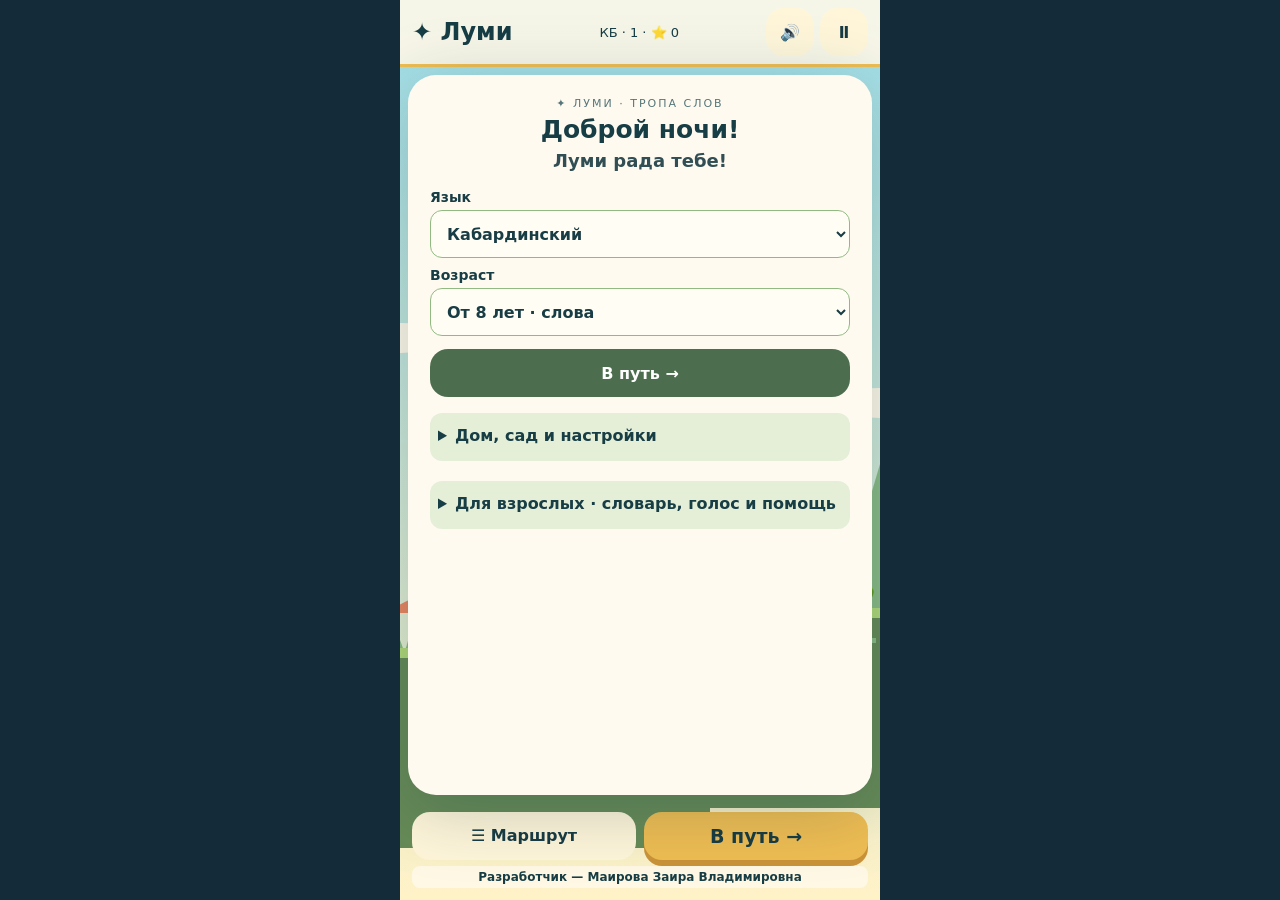
<file: index.html>
<!doctype html><html lang="ru"><meta charset="utf-8"><meta name="viewport" content="width=device-width,initial-scale=1,viewport-fit=cover"><link rel="manifest" href="manifest.webmanifest"><meta name="theme-color" content="#286c65"><meta name="apple-mobile-web-app-capable" content="yes"><meta name="apple-mobile-web-app-title" content="Луми"><link rel="apple-touch-icon" href="icon-180.png"><title>Луми · Тропа слов · тестовая версия</title><link rel="stylesheet" href="style.css"><main><header><b>✦ Луми</b><span id="progress"></span><button id="audio-toggle" aria-label="Повторить звук">🔊</button><button id="pause" aria-label="Пауза">Ⅱ</button></header><canvas id="world" aria-label="Мир Луми: герой идёт вправо по платформам"></canvas><button id="callout" hidden onclick="this.hidden=true" aria-label="Реплика Луми"></button><div id="word-preview" hidden></div><div id="tip">Луми идёт сам. Нажми ↟, чтобы прыгнуть!</div><footer><button id="menu">☰ Маршрут</button><button id="jump">↟ Прыжок</button><p id="developer-credit">Разработчик — Маирова Заира Владимировна</p></footer><section id="panel" aria-live="polite"></section></main><script src="content.js"></script><script src="world.js"></script><script src="voice.js"></script><script src="events.js"></script><script src="estate-extras.js"></script><script src="game.js"></script><script src="pwa-client.js"></script><script src="install-client.js"></script><script src="help-client.js"></script></html>
</file>
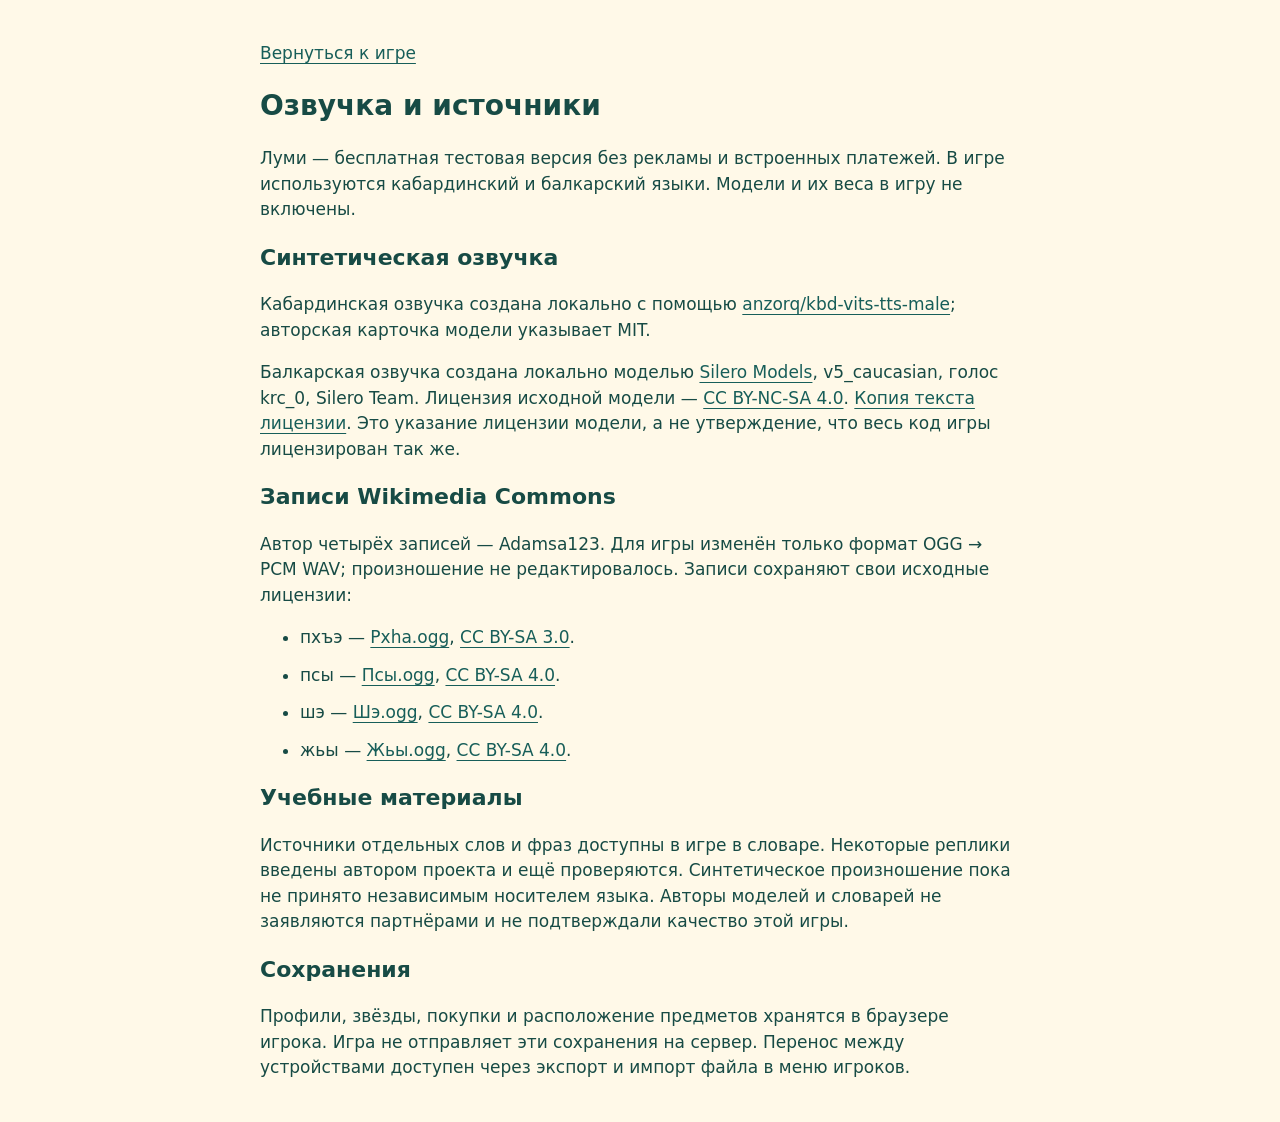
<file: credits.html>
<!doctype html><html lang="ru"><meta charset="utf-8"><meta name="viewport" content="width=device-width,initial-scale=1"><title>Луми · Озвучка и источники</title><style>body{margin:0;padding:24px;background:#fff9e8;color:#174b45;font:17px/1.5 system-ui}main{max-width:760px;margin:auto}a{color:#175e59;text-underline-offset:4px;overflow-wrap:anywhere}h1{font-size:28px}h2{font-size:22px}li{margin:12px 0}</style><main><p><a href="./">Вернуться к игре</a></p><h1>Озвучка и источники</h1><p>Луми — бесплатная тестовая версия без рекламы и встроенных платежей. В игре используются кабардинский и балкарский языки. Модели и их веса в игру не включены.</p><h2>Синтетическая озвучка</h2><p>Кабардинская озвучка создана локально с помощью <a href="https://huggingface.co/anzorq/kbd-vits-tts-male">anzorq/kbd-vits-tts-male</a>; авторская карточка модели указывает MIT.</p><p>Балкарская озвучка создана локально моделью <a href="https://github.com/snakers4/silero-models">Silero Models</a>, v5_caucasian, голос krc_0, Silero Team. Лицензия исходной модели — <a href="https://github.com/snakers4/silero-models/blob/master/LICENSE">CC BY-NC-SA 4.0</a>. <a href="licenses/silero-model.txt">Копия текста лицензии</a>. Это указание лицензии модели, а не утверждение, что весь код игры лицензирован так же.</p><h2>Записи Wikimedia Commons</h2><p>Автор четырёх записей — Adamsa123. Для игры изменён только формат OGG → PCM WAV; произношение не редактировалось. Записи сохраняют свои исходные лицензии:</p><ul><li>пхъэ — <a href="https://commons.wikimedia.org/wiki/File:Pxha.ogg">Pxha.ogg</a>, <a href="https://creativecommons.org/licenses/by-sa/3.0/">CC BY-SA 3.0</a>.</li><li>псы — <a href="https://commons.wikimedia.org/wiki/File:Псы.ogg">Псы.ogg</a>, <a href="https://creativecommons.org/licenses/by-sa/4.0/">CC BY-SA 4.0</a>.</li><li>шэ — <a href="https://commons.wikimedia.org/wiki/File:Шэ.ogg">Шэ.ogg</a>, <a href="https://creativecommons.org/licenses/by-sa/4.0/">CC BY-SA 4.0</a>.</li><li>жьы — <a href="https://commons.wikimedia.org/wiki/File:Жьы.ogg">Жьы.ogg</a>, <a href="https://creativecommons.org/licenses/by-sa/4.0/">CC BY-SA 4.0</a>.</li></ul><h2>Учебные материалы</h2><p>Источники отдельных слов и фраз доступны в игре в словаре. Некоторые реплики введены автором проекта и ещё проверяются. Синтетическое произношение пока не принято независимым носителем языка. Авторы моделей и словарей не заявляются партнёрами и не подтверждали качество этой игры.</p><h2>Сохранения</h2><p>Профили, звёзды, покупки и расположение предметов хранятся в браузере игрока. Игра не отправляет эти сохранения на сервер. Перенос между устройствами доступен через экспорт и импорт файла в меню игроков.</p></main></html>
</file>
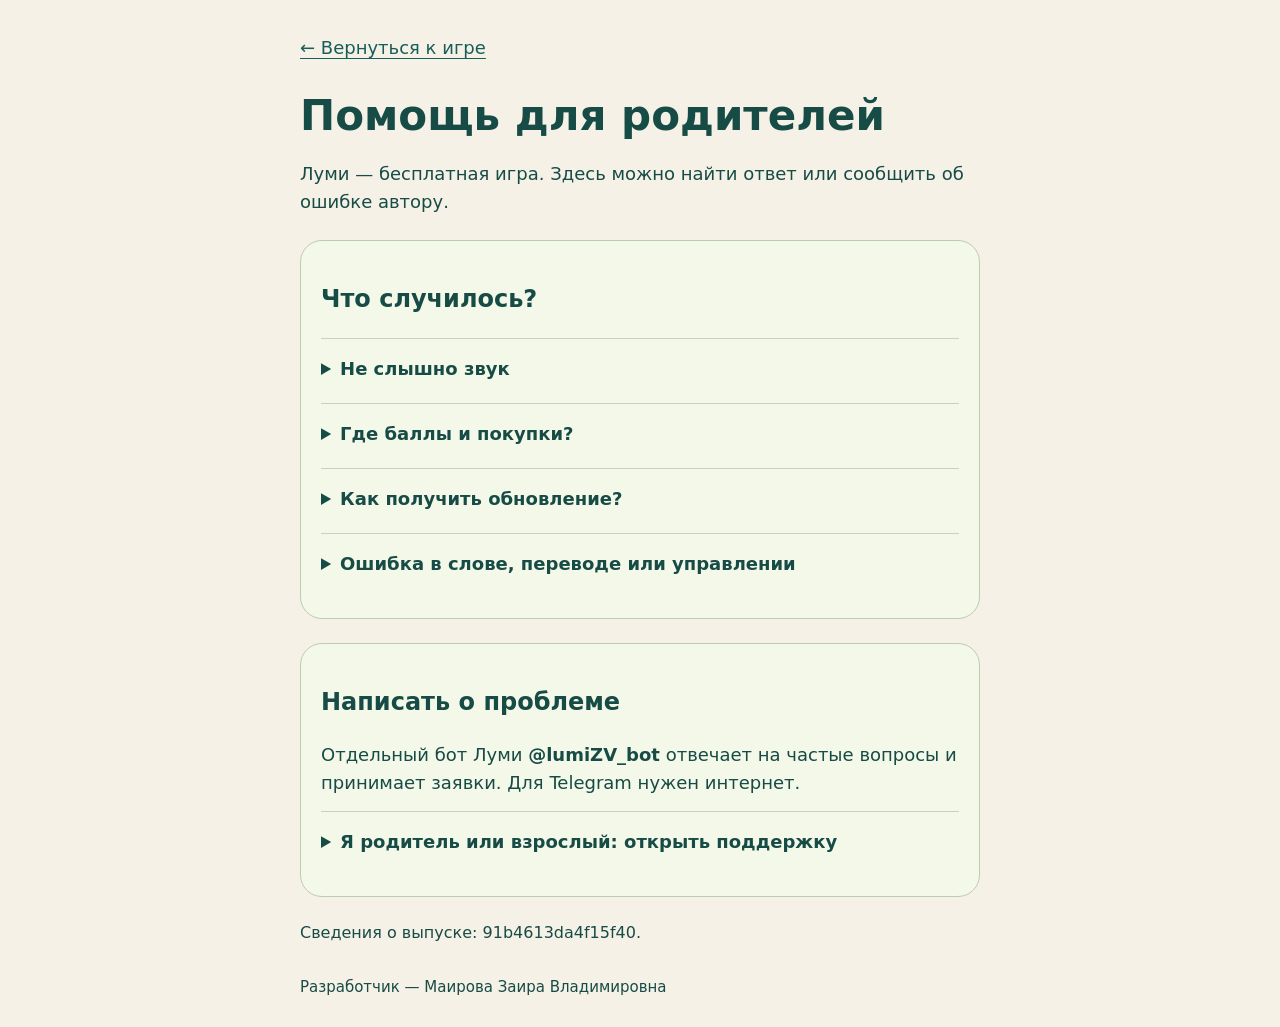
<file: help.html>
<!doctype html>
<html lang="ru">
<head>
  <meta charset="utf-8">
  <meta name="viewport" content="width=device-width,initial-scale=1,viewport-fit=cover">
  <meta name="theme-color" content="#286c65">
  <title>Луми · Помощь для родителей</title>
  <style>
    *{box-sizing:border-box}body{margin:0;background:#f5f1e7;color:#174b45;font:18px/1.55 system-ui,sans-serif}main{max-width:720px;margin:auto;padding:24px 20px calc(28px + env(safe-area-inset-bottom))}h1{font-size:clamp(30px,7vw,42px);line-height:1.15;margin:20px 0}h2{font-size:24px}p{margin:14px 0}a{color:#175e59;text-underline-offset:4px}.back{display:inline-flex;align-items:center;min-height:48px}.card{margin:24px 0;padding:20px;background:#f4f8e9;border:1px solid #bccdae;border-radius:22px}details{border-top:1px solid #c6d2bd;padding:8px 0}summary{min-height:48px;cursor:pointer;font-weight:700;padding:8px 0}details p{margin:8px 0 18px}.action{display:flex;justify-content:center;align-items:center;min-height:52px;padding:13px 16px;margin:14px 0;border-radius:15px;background:#286c65;color:white;text-decoration:none;font-weight:700;text-align:center}.secondary{background:#dfe8d4;color:#174b45}.note{font-size:16px}a:focus-visible,summary:focus-visible{outline:3px solid #b35922;outline-offset:4px}footer{font-size:15px;margin-top:30px}#support-version{overflow-wrap:anywhere}
  </style>
</head>
<body>
  <main>
    <a class="back" href="./">← Вернуться к игре</a>
    <h1>Помощь для родителей</h1>
    <p>Луми — бесплатная игра. Здесь можно найти ответ или сообщить об ошибке автору.</p>
    <section class="card" aria-labelledby="quick-help-title">
      <h2 id="quick-help-title">Что случилось?</h2>
      <details><summary>Не слышно звук</summary><p>Коснитесь экрана, начните игру и нажмите 🔊. Проверьте громкость и Bluetooth-наушники. На iPhone проверьте беззвучный режим. Если игра открыта в мессенджере, откройте тот же адрес в Safari или Chrome.</p></details>
      <details><summary>Где баллы и покупки?</summary><p>Откройте тот же адрес в том же браузере или приложении, где играли. Не очищайте данные сайта и не удаляйте приложение ради проверки. Перед переносом используйте резервную копию в настройках. <a href="progress.html">Подготовить копию прогресса</a>. Файл сохранения боту не присылайте.</p></details>
      <details><summary>Как получить обновление?</summary><p>Закончите маршрут и откройте меню. При появлении кнопки обновления нажмите её между уровнями. Обычное обновление по тому же адресу сохраняет совместимый прогресс. Для обновления не нужно очищать данные браузера. Автономный APK и ZIP обновляются отдельно.</p></details>
      <details><summary>Ошибка в слове, переводе или управлении</summary><p>Укажите кабардинский или балкарский язык, слово либо место в игре, что вы сделали и что ожидали увидеть. Если удобно, добавьте только тип устройства: iPhone, Android, Windows или Mac.</p></details>
    </section>
    <section class="card" aria-labelledby="telegram-help-title">
      <h2 id="telegram-help-title">Написать о проблеме</h2>
      <p>Отдельный бот Луми <strong>@lumiZV_bot</strong> отвечает на частые вопросы и принимает заявки. Для Telegram нужен интернет.</p>
      <details id="parent-confirmation">
        <summary>Я родитель или взрослый: открыть поддержку</summary>
        <p>Не отправляйте имя ребёнка, контакты, фото, голос, пароли или полное сохранение. Опишите только проблему.</p>
        <a id="help-bot-link" class="action" href="https://t.me/lumiZV_bot?start=lumi_help" rel="noreferrer">Задать вопрос боту</a>
        <a id="feedback-bot-link" class="action secondary" href="https://t.me/lumiZV_bot?start=lumi_feedback" rel="noreferrer">Сообщить об ошибке</a>
        <p class="note">Бот покажет черновик. Только после вашего подтверждения появится номер заявки и уведомление автору. Текст хранится до 30 дней, черновик — до 24 часов при работающей очистке. Имя и профиль Telegram автору не пересылаются.</p>
        <p class="note">Регистрация заявки ещё не означает исправления. В боте можно отдельно проверить статус. Сообщения и резервные копии Telegram не удаляются очисткой очереди Луми.</p>
      </details>
    </section>
    <p class="note">Сведения о выпуске: <span id="support-version">смотрите в меню игры</span>.</p>
    <footer>Разработчик — Маирова Заира Владимировна</footer>
  </main>
  <script>
    fetch('release.json', {cache:'no-store',credentials:'omit',referrerPolicy:'no-referrer'})
      .then(r => r.ok ? r.json() : null)
      .then(r => { if (typeof r?.version === 'string' && /^[a-f0-9]{16}$/.test(r.version)) document.getElementById('support-version').textContent = r.version; })
      .catch(() => {});
  </script>
</body>
</html>
</file>
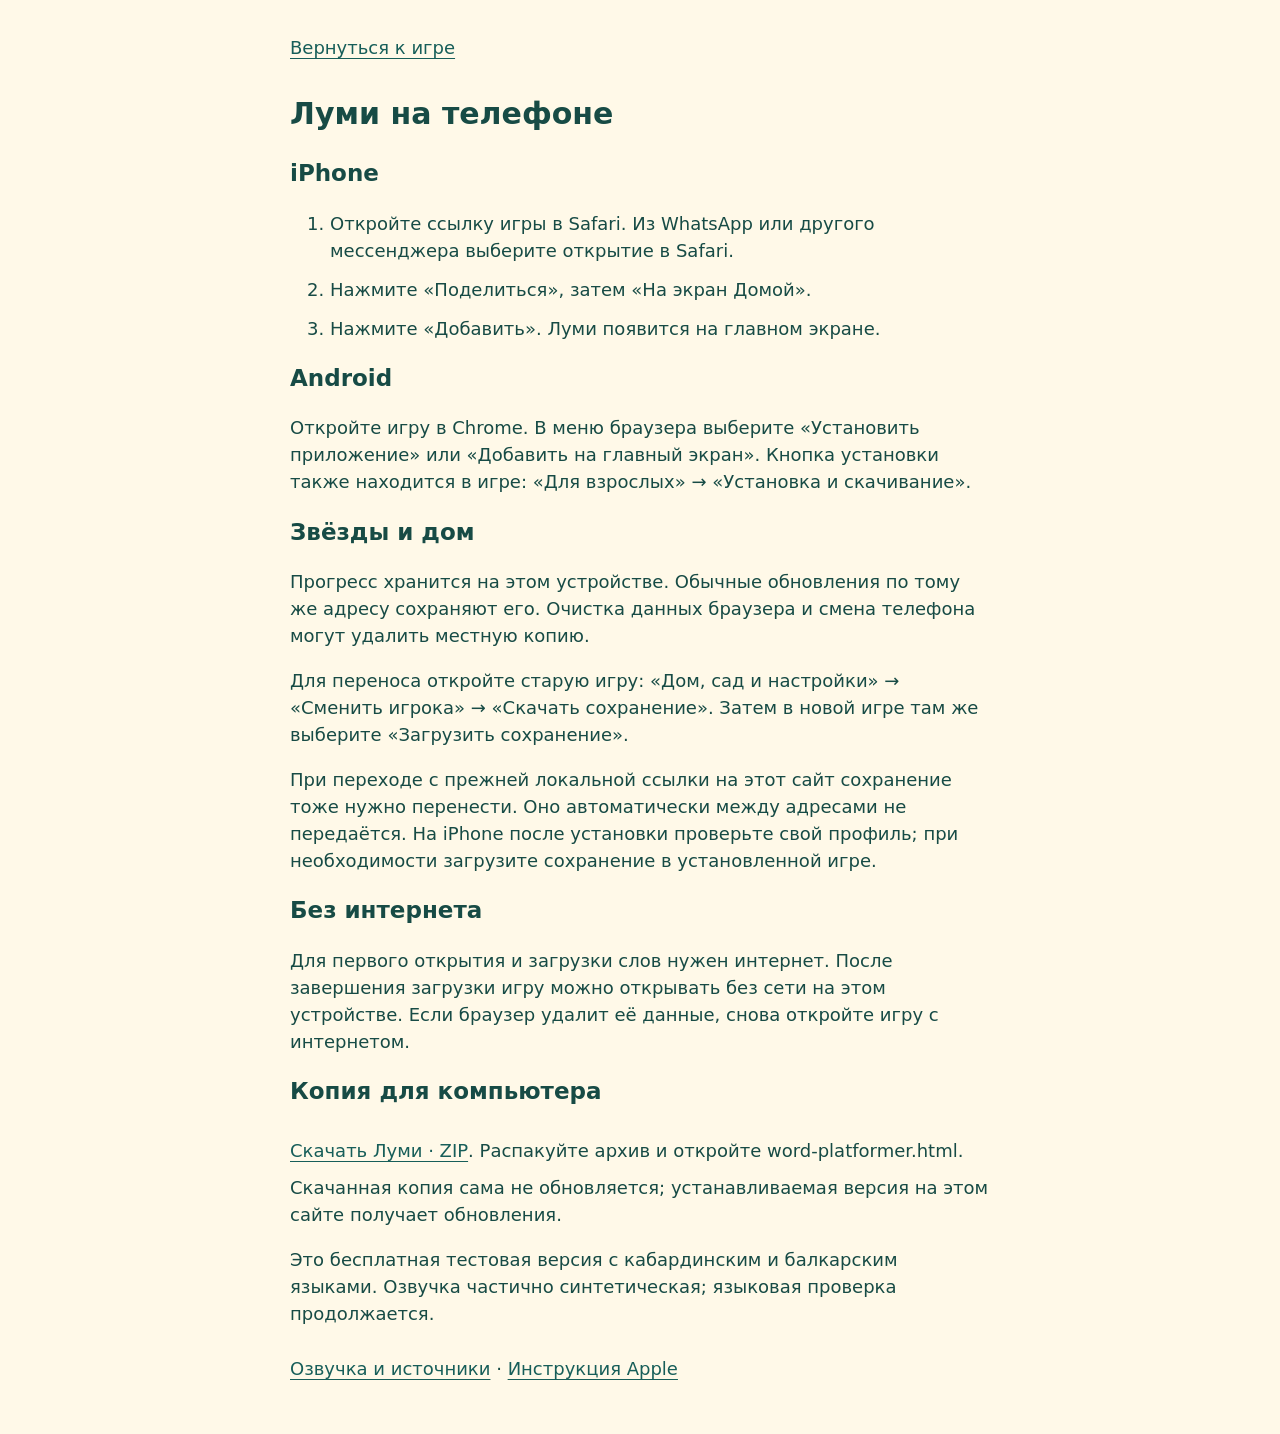
<file: install.html>
<!doctype html><html lang="ru"><meta charset="utf-8"><meta name="viewport" content="width=device-width,initial-scale=1,viewport-fit=cover"><title>Установка Луми</title><style>body{margin:0;padding:24px;background:#fff9e8;color:#174b45;font:18px/1.5 system-ui}main{max-width:700px;margin:auto}h1{font-size:30px}h2{font-size:23px}a{color:#175e59;text-underline-offset:4px;display:inline-block;padding:10px 0}li{margin-bottom:12px}</style><main><a href="./">Вернуться к игре</a><h1>Луми на телефоне</h1><h2>iPhone</h2><ol><li>Откройте ссылку игры в Safari. Из WhatsApp или другого мессенджера выберите открытие в Safari.</li><li>Нажмите «Поделиться», затем «На экран Домой».</li><li>Нажмите «Добавить». Луми появится на главном экране.</li></ol><h2>Android</h2><p>Откройте игру в Chrome. В меню браузера выберите «Установить приложение» или «Добавить на главный экран». Кнопка установки также находится в игре: «Для взрослых» → «Установка и скачивание».</p><h2>Звёзды и дом</h2><p>Прогресс хранится на этом устройстве. Обычные обновления по тому же адресу сохраняют его. Очистка данных браузера и смена телефона могут удалить местную копию.</p><p>Для переноса откройте старую игру: «Дом, сад и настройки» → «Сменить игрока» → «Скачать сохранение». Затем в новой игре там же выберите «Загрузить сохранение».</p><p>При переходе с прежней локальной ссылки на этот сайт сохранение тоже нужно перенести. Оно автоматически между адресами не передаётся. На iPhone после установки проверьте свой профиль; при необходимости загрузите сохранение в установленной игре.</p><h2>Без интернета</h2><p>Для первого открытия и загрузки слов нужен интернет. После завершения загрузки игру можно открывать без сети на этом устройстве. Если браузер удалит её данные, снова откройте игру с интернетом.</p><h2>Копия для компьютера</h2><p><a href="lumi-offline.zip" download>Скачать Луми · ZIP</a>. Распакуйте архив и откройте word-platformer.html. Скачанная копия сама не обновляется; устанавливаемая версия на этом сайте получает обновления.</p><p>Это бесплатная тестовая версия с кабардинским и балкарским языками. Озвучка частично синтетическая; языковая проверка продолжается.</p><p><a href="credits.html">Озвучка и источники</a> · <a href="https://support.apple.com/ru-ru/guide/iphone/iph42ab2f3a7/ios">Инструкция Apple</a></p></main></html>
</file>
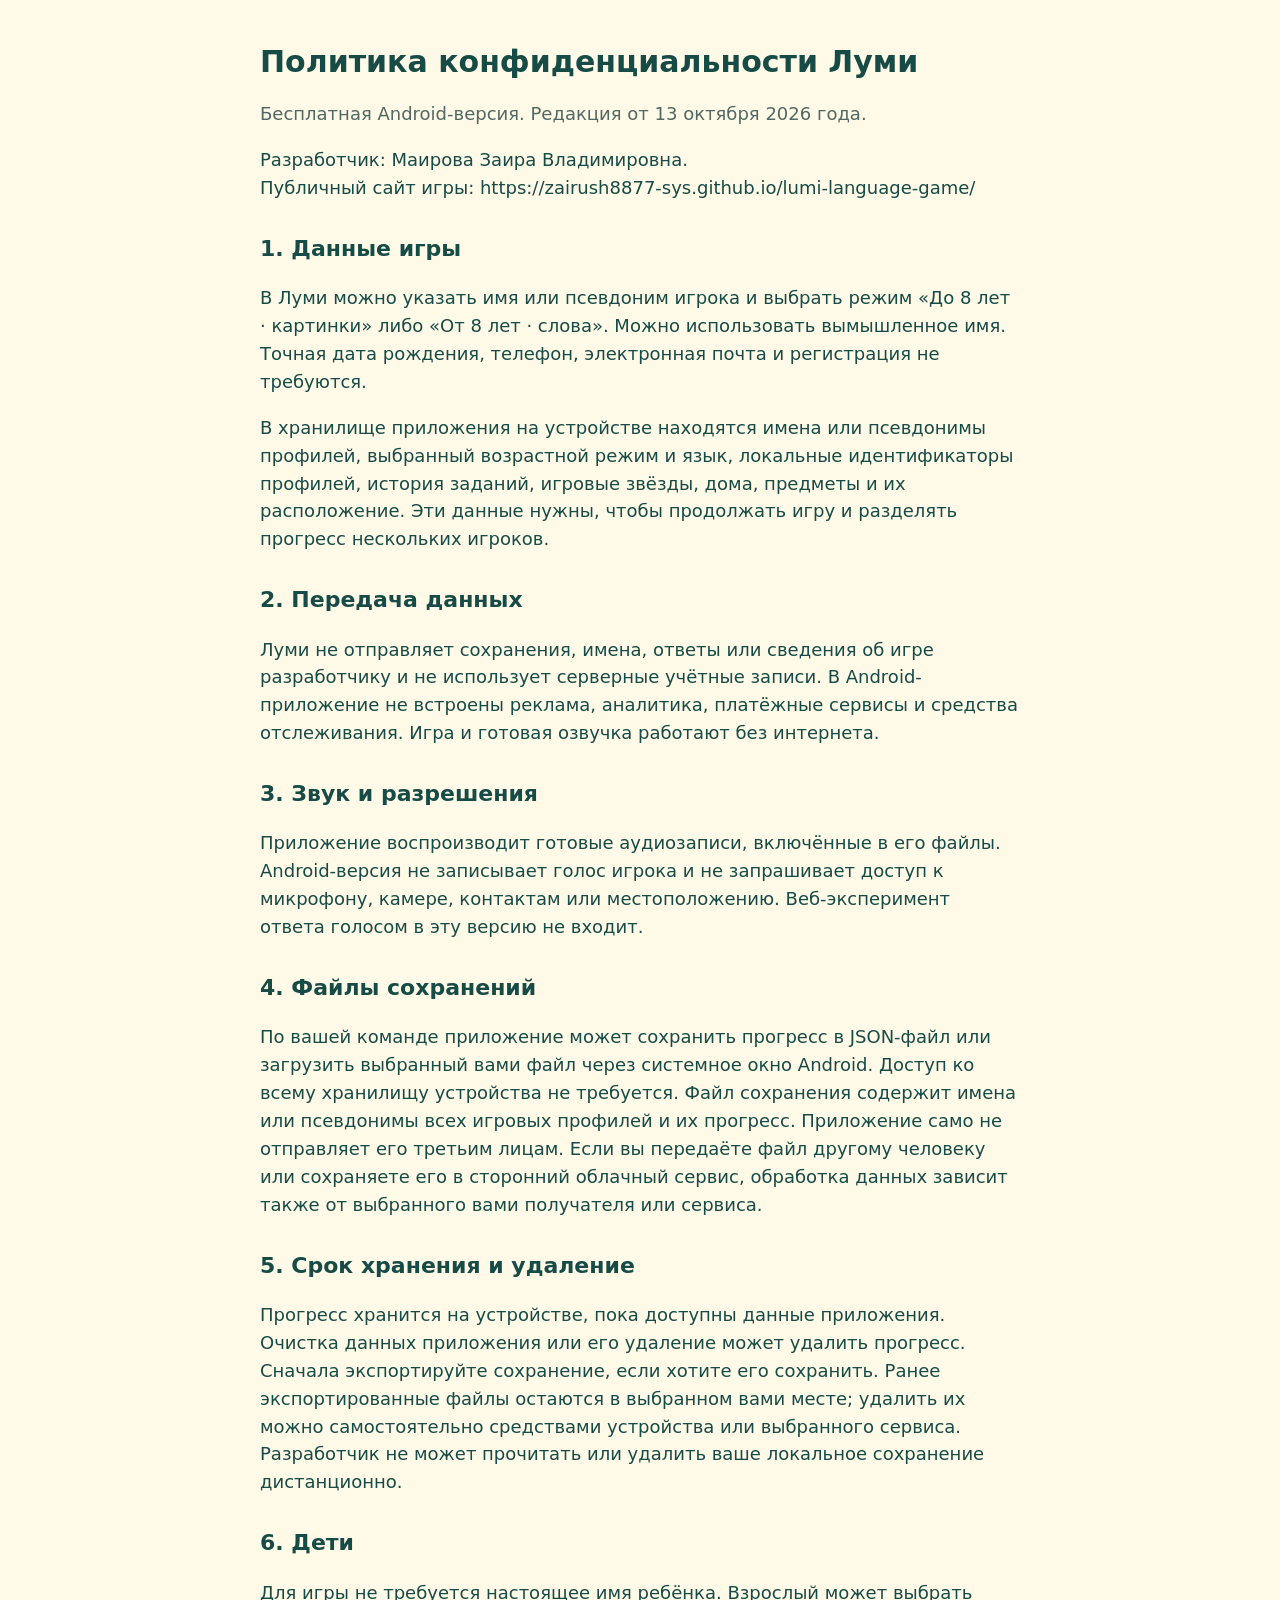
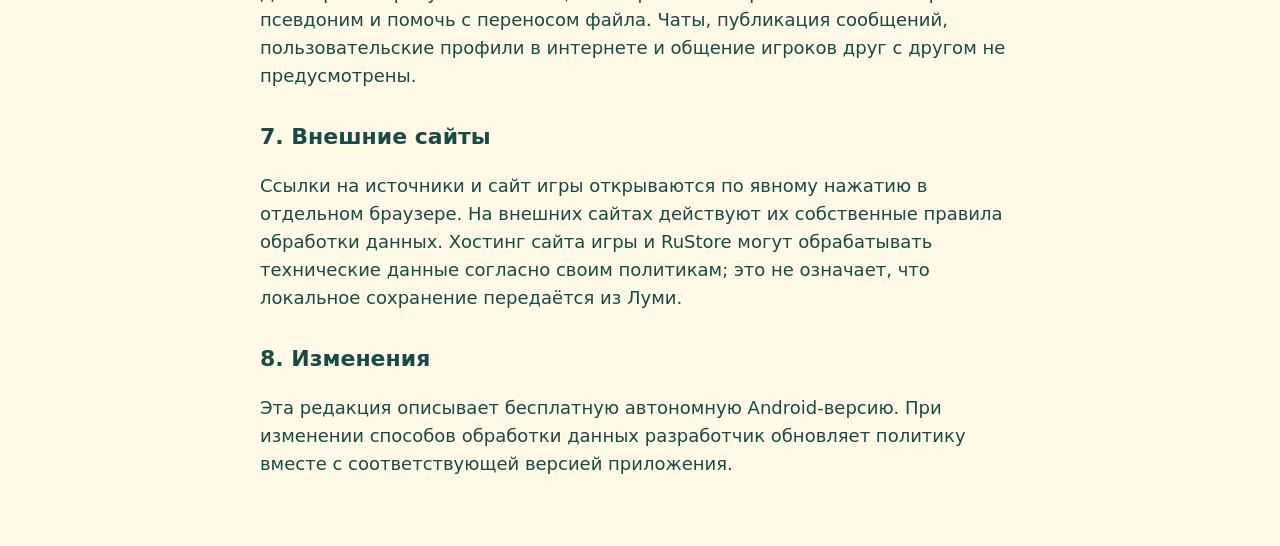
<file: privacy-android.html>
<!doctype html><html lang="ru"><head><meta charset="utf-8"><meta name="viewport" content="width=device-width,initial-scale=1"><title>Политика конфиденциальности Луми</title><style>body{margin:0;background:#fff9e8;color:#174b45;font:18px/1.55 system-ui,sans-serif}main{max-width:760px;margin:0 auto;padding:24px 18px 50px}h1{font-size:30px;line-height:1.2}h2{font-size:22px;margin-top:30px}.note{color:#526862}p{overflow-wrap:anywhere}</style></head><body><main><h1>Политика конфиденциальности Луми</h1><p class="note">Бесплатная Android-версия. Редакция от 13 октября 2026 года.</p><p>Разработчик: Маирова Заира Владимировна.<br>Публичный сайт игры: https://zairush8877-sys.github.io/lumi-language-game/</p><h2>1. Данные игры</h2><p>В Луми можно указать имя или псевдоним игрока и выбрать режим «До 8 лет · картинки» либо «От 8 лет · слова». Можно использовать вымышленное имя. Точная дата рождения, телефон, электронная почта и регистрация не требуются.</p><p>В хранилище приложения на устройстве находятся имена или псевдонимы профилей, выбранный возрастной режим и язык, локальные идентификаторы профилей, история заданий, игровые звёзды, дома, предметы и их расположение. Эти данные нужны, чтобы продолжать игру и разделять прогресс нескольких игроков.</p><h2>2. Передача данных</h2><p>Луми не отправляет сохранения, имена, ответы или сведения об игре разработчику и не использует серверные учётные записи. В Android-приложение не встроены реклама, аналитика, платёжные сервисы и средства отслеживания. Игра и готовая озвучка работают без интернета.</p><h2>3. Звук и разрешения</h2><p>Приложение воспроизводит готовые аудиозаписи, включённые в его файлы. Android-версия не записывает голос игрока и не запрашивает доступ к микрофону, камере, контактам или местоположению. Веб-эксперимент ответа голосом в эту версию не входит.</p><h2>4. Файлы сохранений</h2><p>По вашей команде приложение может сохранить прогресс в JSON-файл или загрузить выбранный вами файл через системное окно Android. Доступ ко всему хранилищу устройства не требуется. Файл сохранения содержит имена или псевдонимы всех игровых профилей и их прогресс. Приложение само не отправляет его третьим лицам. Если вы передаёте файл другому человеку или сохраняете его в сторонний облачный сервис, обработка данных зависит также от выбранного вами получателя или сервиса.</p><h2>5. Срок хранения и удаление</h2><p>Прогресс хранится на устройстве, пока доступны данные приложения. Очистка данных приложения или его удаление может удалить прогресс. Сначала экспортируйте сохранение, если хотите его сохранить. Ранее экспортированные файлы остаются в выбранном вами месте; удалить их можно самостоятельно средствами устройства или выбранного сервиса. Разработчик не может прочитать или удалить ваше локальное сохранение дистанционно.</p><h2>6. Дети</h2><p>Для игры не требуется настоящее имя ребёнка. Взрослый может выбрать псевдоним и помочь с переносом файла. Чаты, публикация сообщений, пользовательские профили в интернете и общение игроков друг с другом не предусмотрены.</p><h2>7. Внешние сайты</h2><p>Ссылки на источники и сайт игры открываются по явному нажатию в отдельном браузере. На внешних сайтах действуют их собственные правила обработки данных. Хостинг сайта игры и RuStore могут обрабатывать технические данные согласно своим политикам; это не означает, что локальное сохранение передаётся из Луми.</p><h2>8. Изменения</h2><p>Эта редакция описывает бесплатную автономную Android-версию. При изменении способов обработки данных разработчик обновляет политику вместе с соответствующей версией приложения.</p></main></body></html>
</file>
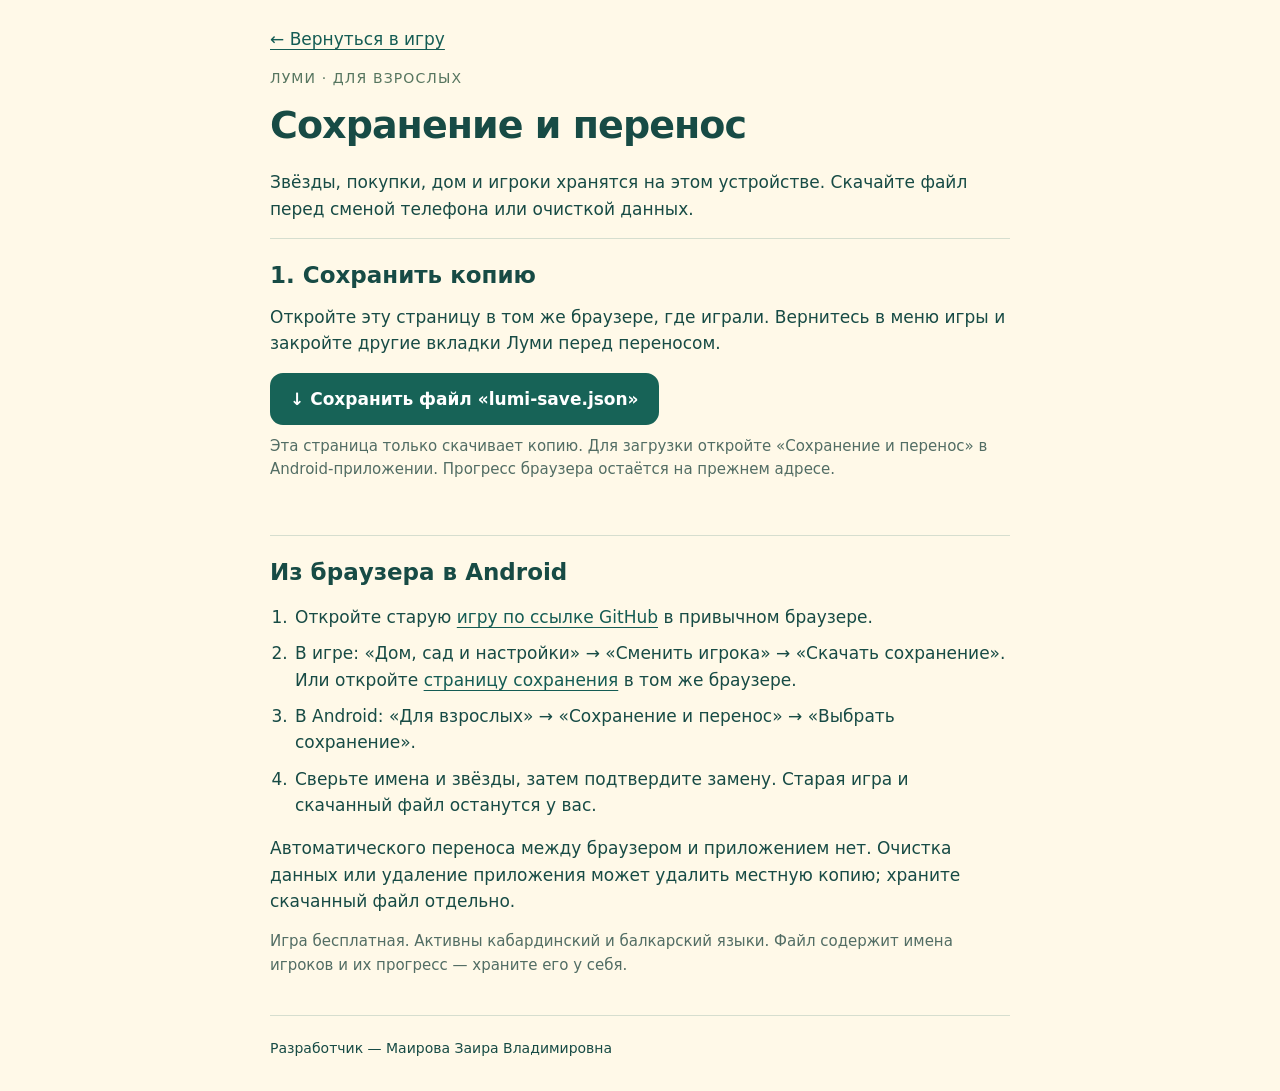
<file: progress.html>
<!doctype html>
<html lang="ru">
<head>
  <meta charset="utf-8">
  <meta name="viewport" content="width=device-width,initial-scale=1,viewport-fit=cover">
  <meta name="referrer" content="no-referrer">
  <meta http-equiv="Content-Security-Policy" content="default-src 'none'; script-src 'self'; style-src 'self'; base-uri 'none'; form-action 'none'; object-src 'none'; connect-src 'none'">
  <title>Луми · Сохранение и перенос</title>
  <link rel="stylesheet" href="progress.css">
  <script src="save-transfer-core.js" defer></script>
  <script src="progress-client.js" defer></script>
</head>
<body data-browser-mode="export-only"><main>
  <a class="back" href="./">← Вернуться в игру</a>
  <p class="eyebrow">Луми · Для взрослых</p>
  <h1>Сохранение и перенос</h1>
  <p>Звёзды, покупки, дом и игроки хранятся на этом устройстве. Скачайте файл перед сменой телефона или очисткой данных.</p>
  <section aria-labelledby="export-title">
    <h2 id="export-title">1. Сохранить копию</h2>
    <p>Откройте эту страницу в том же браузере, где играли. Вернитесь в меню игры и закройте другие вкладки Луми перед переносом.</p>
    <button id="export" type="button">↓ Сохранить файл «lumi-save.json»</button>
    <p id="source-help" class="muted">Для переноса в Android сначала сохраните файл в старой игре, затем откройте его в приложении.</p>
  </section>
  <section id="import-section" hidden aria-labelledby="import-title">
    <h2 id="import-title">2. Открыть копию</h2>
    <p>Выберите файл «lumi-save.json». Сначала покажем игроков и звёзды. Прогресс изменится только после вашего подтверждения.</p>
    <button id="choose" type="button">↑ Выбрать сохранение</button>
    <input id="file" type="file" accept="application/json,.json" hidden>
  </section>
  <p id="status" role="status" aria-live="polite"></p>
  <section id="preview" hidden aria-labelledby="preview-title">
    <h2 id="preview-title">Проверьте перенос</h2>
    <h3>Сейчас на этом устройстве</h3>
    <ul id="current-profiles"></ul>
    <h3>В выбранной копии</h3>
    <ul id="incoming-profiles"></ul>
    <p id="replace-summary"></p>
    <p>Копия полностью заменит местное сохранение: игроков, звёзды, покупки и настройки. Балансы не складываются. Прежнюю копию сохраним для возврата.</p>
    <label class="confirm"><input id="confirm-replace" type="checkbox"> Я проверил(а) список и хочу заменить местное сохранение этой копией.</label>
    <label class="confirm"><input id="tabs-closed" type="checkbox"> Другие вкладки и окна игры закрыты.</label>
    <button id="commit" type="button" disabled>Заменить сохранение</button>
    <button id="cancel" type="button" class="secondary">Отменить</button>
  </section>
  <section id="backups" hidden aria-labelledby="backups-title">
    <h2 id="backups-title">Копии до переноса</h2>
    <p>Они остаются только на этом устройстве. Возврат тоже требует проверки и подтверждения.</p>
    <div id="backup-list"></div>
  </section>
  <section class="help" aria-labelledby="help-title">
    <h2 id="help-title">Из браузера в Android</h2>
    <ol>
      <li>Откройте старую <a id="github-game" href="https://zairush8877-sys.github.io/lumi-language-game/">игру по ссылке GitHub</a> в привычном браузере.</li>
      <li>В игре: «Дом, сад и настройки» → «Сменить игрока» → «Скачать сохранение». Или откройте <a id="github-progress" href="https://zairush8877-sys.github.io/lumi-language-game/progress.html">страницу сохранения</a> в том же браузере.</li>
      <li>В Android: «Для взрослых» → «Сохранение и перенос» → «Выбрать сохранение».</li>
      <li>Сверьте имена и звёзды, затем подтвердите замену. Старая игра и скачанный файл останутся у вас.</li>
    </ol>
    <p>Автоматического переноса между браузером и приложением нет. Очистка данных или удаление приложения может удалить местную копию; храните скачанный файл отдельно.</p>
    <p class="muted">Игра бесплатная. Активны кабардинский и балкарский языки. Файл содержит имена игроков и их прогресс — храните его у себя.</p>
  </section>
  <footer>Разработчик — Маирова Заира Владимировна</footer>
</main></body>
</html>
</file>
<file: style.css>
*{box-sizing:border-box}body{margin:0;background:#142c3a;color:#173d45;font-family:system-ui,sans-serif;overflow:hidden}main{position:relative;width:min(100%,480px);height:100dvh;margin:auto;background:#ecf8e9;overflow:hidden}header{position:absolute;z-index:2;top:0;width:100%;display:flex;align-items:center;justify-content:space-between;padding:calc(14px + env(safe-area-inset-top)) 18px 12px;background:#fff9e8e8}header b{font-size:24px}button{font:inherit;border:0;border-radius:18px;padding:14px 18px;color:#183b43;background:#fff6da;cursor:pointer;min-height:48px;font-weight:750;touch-action:manipulation}button:focus-visible{outline:4px solid #ef8e49}button:disabled{opacity:.55}canvas{display:block;width:100%;height:100%}footer{position:absolute;bottom:0;width:100%;display:flex;justify-content:space-between;gap:12px;padding:18px 18px calc(18px + env(safe-area-inset-bottom))}#jump{background:#f8c85b;font-size:22px;min-width:160px;box-shadow:0 6px 0 #ca9339}#tip{position:absolute;bottom:110px;width:100%;text-align:center;padding:8px 20px;font-size:15px;font-weight:650}#panel{position:absolute;inset:80px 12px 105px;background:#fffaf0;border-radius:28px;box-shadow:0 14px 70px #173d4540;padding:22px;overflow:auto;text-align:center;z-index:3}#panel:empty{display:none}h1{font-size:32px;line-height:1.05;margin:12px 0}h2{font-size:25px;margin:12px 0}.eyebrow{letter-spacing:2px;font-size:11px;text-transform:uppercase;color:#55767a}.big{font-size:65px;margin:8px}.word{font-size:28px;font-weight:800;overflow-wrap:anywhere;margin:12px 0}.muted{font-size:13px;color:#5b7273;line-height:1.45}.actions{display:flex;flex-wrap:wrap;gap:9px;justify-content:center;margin:14px 0}.primary{background:#286c65;color:white;width:100%}.choices{display:grid;grid-template-columns:1fr 1fr;gap:10px;margin:16px 0}.choice{background:#e6efdf;padding:14px 5px}.choice span{display:block;font-size:38px}.chosen{background:#f6cb67}#feedback{min-height:24px;font-weight:650;color:#986025}a{color:#286c65}.badge{display:inline-block;background:#e9efd9;padding:7px 11px;border-radius:20px;margin:4px}details{text-align:left;font-size:13px;margin-top:20px}details p{overflow-wrap:anywhere}@media(max-height:620px){#panel{inset:68px 8px 88px;padding:14px}.big{font-size:42px}h1{font-size:26px}footer{padding:12px}#tip{bottom:80px;font-size:12px}.choices{margin:8px 0}.choice{padding:8px 4px}header{padding:10px 14px}}

#panel h1{overflow-wrap:anywhere}

#callout{position:absolute;top:90px;left:16px;right:16px;z-index:4;background:#fff0b3;color:#173d45;font-size:22px;box-shadow:0 5px 20px #173d4520}#callout[hidden]{display:none}.phrase{width:100%;font-size:16px;text-align:left}

.goal{background:#e5efd8;border-radius:16px;padding:12px;font-weight:750;font-size:15px}.spoken{background:#fff0b3;padding:10px;border-radius:14px;font-size:17px;font-weight:750}#callout{pointer-events:none;overflow-wrap:anywhere}.choices{grid-template-columns:repeat(2,minmax(0,1fr))}.choice{overflow-wrap:anywhere}#owned{font-size:40px;overflow-wrap:anywhere}#back{display:flex;flex-wrap:wrap;gap:8px;margin-top:14px}#panel{overscroll-behavior:contain}@media(max-height:620px){#panel .goal{font-size:13px;padding:8px;margin:8px 0}#panel h1{margin:8px 0}#panel .actions{margin:10px 0}}
#sound{flex-wrap:nowrap;gap:8px}#sound button{flex:1;min-width:0;padding:10px 6px;font-size:13px}#answers:not(.choices){display:flex;flex-wrap:wrap;gap:6px;justify-content:center}#answers:not(.choices) button{padding:10px;font-size:14px}#answers p{width:100%;margin:6px 0}#answers p:empty,#feedback:empty{display:none}@media(max-height:620px){#panel:has(#answers) .big{font-size:32px;margin:4px}#panel:has(#answers) .word{font-size:23px;margin:8px 0}#meaning{margin:8px 0}#sound{margin:8px 0}#panel:has(#answers) button{min-height:44px}#feedback{font-size:13px;margin:8px 0}}

#word-preview{position:absolute;top:88px;left:14px;right:14px;border-radius:20px;padding:14px;background:#fff9e8eF;text-align:center;font-size:22px;font-weight:800;pointer-events:none;overflow-wrap:anywhere}#word-preview[hidden]{display:none}

#callout.speech-retry{pointer-events:auto;font-size:17px}.spoken button{margin:6px}

#jump{background:var(--theme-accent,#f8c85b)}header{border-bottom:3px solid var(--theme-accent,#f8c85b)}.primary{background:var(--theme-earth,#286c65)}

.primary{background:color-mix(in srgb,var(--theme-earth,#286c65) 70%,#142c3a)}

#estate{width:100%;height:auto;aspect-ratio:31/17;border-radius:18px;display:block;background:#c9e6e2}.estate-caption{font-size:13px;font-weight:700;margin:8px 0}.housecard{background:#e8efdf;border-radius:18px;padding:8px;margin:10px 0;display:flex;flex-direction:column;gap:6px}.housecard button{font-size:14px}.building-now{animation:build-pop .55s ease}@keyframes build-pop{from{transform:scale(.94);opacity:.5}to{transform:scale(1);opacity:1}}

header{gap:4px}#audio-toggle{padding:8px;min-width:44px}#pause{padding:8px;min-width:44px}@media(max-width:340px){header b{font-size:20px}#progress{font-size:12px}header{padding-left:10px;padding-right:10px}}

.plotgoods{display:flex;flex-wrap:wrap;gap:6px;margin:8px 0}.plotchip{font-size:12px;border-radius:12px;min-height:44px;padding:8px;background:#e6efdf;flex:1 1 40%}#playername{display:block;width:100%;padding:12px;margin-top:8px;border:2px solid #91ba82;border-radius:12px;font:inherit}#players button{overflow-wrap:anywhere;max-width:100%}

.walkcontrols{display:flex;gap:6px}.walkcontrols button{min-width:48px;padding:10px}.walkcontrols #walkdoor{flex:1;font-size:13px}#estate[data-inside]{cursor:pointer;touch-action:manipulation}#walktitle{font-size:24px}
.housecatalog{display:grid;grid-template-columns:repeat(3,minmax(0,1fr));gap:6px}.housecatalog .housecard{margin:0;padding:5px;min-width:0;border:1px solid #c6d5bd}.housepreview{width:100%;height:auto;aspect-ratio:9/8}.housecatalog button{padding:8px 3px;font-size:12px;border-radius:12px;overflow-wrap:anywhere}.housecatalog p{font-size:10px;margin:3px 0}.estate-balance{font-weight:800;margin:8px}#panel:has(#housecards) h2{font-size:18px;margin:12px 0 7px}

.translation{display:block;font-size:12px;font-weight:450;line-height:1.35;margin-top:5px;color:#526a70}.answerword>span{font-size:18px}.choice .answerword{display:block;font-size:18px}.choice .translation{font-size:11px}#jump span{display:block;font-size:19px}#jump small{display:block;font-size:11px;font-weight:500}#word-preview .translation{font-size:12px}

#meaning.translation{font-size:20px;font-weight:650}.choice .translation{font-size:18px;font-weight:600}.choice .answerword>span{font-size:21px}#word-preview .translation{font-size:20px}.spoken .translation,#callout .translation{font-size:18px}.plotchip>span{font-size:18px}.plotchip .translation{font-size:11px}.housecatalog .translation{font-size:11px}.moregoods{width:100%;background:#d7e7d0;font-size:14px;margin:5px 0}#extragoods[hidden]{display:none}

#meaning.translation{font-size:24px}.choice .translation{font-size:22px}.choice .answerword>span{font-size:24px}#word-preview .translation{font-size:24px}.spoken .translation,#callout .translation{font-size:22px}

.arrangement{display:flex;flex-wrap:wrap;gap:6px;margin:8px 0}.arrangement select{max-width:100%;padding:10px;border-radius:12px;font-size:16px}.arrangement p{width:100%;font-size:13px;margin:0}#estate{user-select:none}

.finish-heading h1{font-weight:900;margin-bottom:8px}.finish-translation{background:#e5f0da;border-radius:12px;padding:8px 12px;margin:0 0 12px}.finish-translation small{display:block;font-size:11px;color:#526a70}.finish-translation strong{font-size:23px;font-weight:850}.finish-actions{margin:0 0 14px}.finish-stats{font-size:11px;color:#526a70;margin-top:14px}.finish-stats p{font-size:11px;margin:5px 0}

.yard-view{overflow:auto;max-width:100%;border-radius:18px;overscroll-behavior:contain}.yard-view #estate{width:100%;min-width:620px;aspect-ratio:auto;height:auto}.yard-hint{font-size:12px;margin:6px 0;color:#48635a}

.picture-choice>span:first-child{font-size:54px}.picture-choice{min-height:94px}#ages .chosen{outline:2px solid #397563}

#panel:has(#answers){padding:12px}#panel:has(#answers).gate-test .big{display:none}#panel:has(#answers) .word{margin:7px 0;font-size:24px}#panel:has(#answers) #meaning{margin:6px 0;font-size:20px}#panel:has(#answers) #sound{margin:7px 0;gap:6px}#panel:has(#answers) .choices{gap:6px;margin:6px 0}#panel:has(#answers) .choice{padding:7px 5px;min-height:72px;border-radius:13px}#panel:has(#answers) .choice>span:first-child{font-size:26px;line-height:1.1}#panel:has(#answers) .choice .answerword>span{font-size:20px;line-height:1.12}#panel:has(#answers) .choice .translation{font-size:20px;line-height:1.12;margin-top:3px}#panel:has(#answers) .picture-choice>span:first-child{font-size:40px}#panel:has(#answers) #feedback{font-size:15px;margin:6px 0;min-height:0;color:#285b46}#panel:has(#answers) .hint-answer{outline:3px solid #3d9364;background:#d5f0d4}

/* Three compact estate pages; logical canvas coordinates remain unchanged for touch dragging. */
.yard-view #estate{min-width:0;width:100%;height:auto}.estate-pages{display:grid;grid-template-columns:repeat(3,minmax(0,1fr));gap:5px;margin:8px 0}.estate-pages button{padding:9px 4px;border-radius:12px;font-size:12px;min-height:44px}#estate-progress{width:100%;height:9px;accent-color:#286c65;margin-bottom:10px}.yard-view{overflow:hidden}#estate-goal{font-size:14px}.estate-balance{margin:8px 0}

.menu-field{display:block;text-align:left;font-size:14px;font-weight:700;margin:12px 0}.menu-field select{display:block;width:100%;min-height:46px;margin-top:5px;padding:10px 12px;border:1px solid #91ba82;border-radius:12px;background:#fffdf4;color:#193d45;font:inherit;font-size:16px}#panel:has(#language-select) h1{font-size:27px;margin:12px 0 4px}#greeting-translation{margin:4px 0 16px}#panel:has(#language-select) #start button{width:100%;margin:8px 0}.menu-more{margin:12px 0}

#greeting-translation{font-size:14px;line-height:1.4;margin-top:5px}

/* Keep walking controls visible before optional yard settings on short phones. */
@media(max-height:620px){#panel:has(#walktitle){padding:12px}#panel:has(#walktitle) #walktitle{font-size:21px;margin:6px 0}#panel:has(#walktitle) #walkhint{font-size:12px;line-height:1.25;margin:6px 0}#panel:has(#walktitle) .walkcontrols{margin:4px 0}#panel:has(#walktitle) #night-toggle{font-size:13px;min-height:44px;margin:6px 0;padding:8px 12px}}

/* Readable bilingual controls and the same complete catalog in both languages. */
#panel .translation{font-size:18px;font-weight:650;line-height:1.25;color:#304e53}
#panel:has(#answers) #meaning,#panel:has(#answers) .choice .translation{font-size:20px}
#panel .plotchip .translation,#panel .housecatalog .translation{font-size:16px;line-height:1.3;color:#23464b}
#greeting-translation{font-size:18px;color:#304e53;font-weight:650}
.menu-field{margin:9px 0}.menu-field .translation{margin-top:2px}
#panel:has(#language-select) h1{font-size:25px;margin:7px 0 4px}#panel:has(#language-select) #start button{margin:4px 0}
.housecatalog{grid-template-columns:minmax(0,1fr);gap:10px}
.housecatalog .housecard{display:grid;grid-template-columns:100px minmax(0,1fr);align-items:center;padding:10px;gap:6px 10px}
.housepreview{aspect-ratio:1;width:100px;grid-row:span 2}.housecatalog .housecard button{padding:10px 7px;min-width:0}.housecatalog .housecard button>span{font-size:20px}
.housecatalog .housecard .catalog-status{grid-column:2;font-size:13px;line-height:1.3;margin:0;color:#48635b}
.plotgoods{display:block}.goods-group{display:grid;grid-template-columns:repeat(2,minmax(0,1fr));gap:7px;margin:12px 0}
.goods-group h3{grid-column:1/-1;font-size:18px;text-align:left;margin:3px 0}
.plotchip{width:100%;min-width:0;padding:10px 6px;overflow-wrap:anywhere}.plotchip>span{font-size:19px}.catalog-status{display:block;font-size:12px;line-height:1.3;margin-top:5px}
.catalog-note{font-size:15px;line-height:1.35;color:#48635b;margin:6px 0}
#jump small{font-size:16px;font-weight:650}#jump{min-width:145px}

/* Optional purchases stay folded until the player asks to see them. */
.more-purchases{margin:14px 0 8px;border:1px solid #b8cda3;border-radius:16px;background:#eef4e5;overflow:hidden}
.more-purchases>summary{min-height:48px;padding:13px 15px;font-size:18px;font-weight:750;color:#234b42;cursor:pointer;touch-action:manipulation}
.more-purchases>summary:focus-visible{outline:3px solid #ef8e49;outline-offset:-3px}
.more-purchases[open]>summary{border-bottom:1px solid #cfdbbe}
#extragoods{padding:0 10px 5px}#extragoods .goods-group{margin:10px 0}

#panel .primary .translation{color:inherit}

/* Russian controls stay readable without a second translation line. */
#panel button:not(.choice),#panel summary{font-size:16px}
#panel:has(#walktitle) #night-toggle{font-size:16px}

/* Short landscape phones: keep the question beside four touch-friendly answers. */
@media (orientation:landscape) and (max-height:500px) and (min-width:480px){
 main:has(#answers){width:100%;max-width:960px}
 header{padding:5px 12px;min-height:58px}
 header b{font-size:20px}
 #progress{font-size:14px}
 footer{padding:8px 12px;align-items:center}
 footer button{padding:8px 14px;min-height:44px}
 #jump{min-width:145px;box-shadow:0 3px 0 #ca9339}
 #jump span{font-size:18px;line-height:1.1}
 #jump small{font-size:16px;line-height:1.1}
 #tip{bottom:60px;padding:3px 16px}
 /* Hero center <=130, complete wardrobe right edge <=30*1.3: leave 7px clear. */
 main:not(:has(#answers)) #callout{top:calc(var(--hud-top,76px) + 8px);left:max(176px,var(--safe-left));right:max(8px,var(--safe-right));padding:8px 10px;font-size:20px;line-height:1.15;min-height:48px}
 main:not(:has(#answers)) #callout .translation{font-size:20px;line-height:1.15;margin-top:4px}
 #panel{inset:64px 8px 66px;padding:12px;border-radius:20px}
 main:has(#answers) header{padding:0 12px;min-height:48px}
 main:has(#answers) footer{padding:6px 12px}
 #panel:has(#answers){inset:52px 8px 60px}
 #panel:has(#answers){display:grid;grid-template-columns:minmax(210px,.8fr) minmax(0,2fr);grid-template-rows:repeat(4,min-content) minmax(0,1fr);column-gap:12px;row-gap:4px;padding:8px;align-content:start}
 #panel:has(#answers)>.eyebrow{grid-column:1;grid-row:1;font-size:10px;letter-spacing:0;white-space:nowrap}
 #panel:has(#answers)>.big{display:none}
 #panel:has(#answers)>.word{grid-column:1;grid-row:2;margin:0;font-size:24px;line-height:1.1}
 #panel:has(#answers)>#meaning{grid-column:1;grid-row:3;margin:0;font-size:20px;line-height:1.15}
 #panel:has(#answers)>#sound{grid-column:1;grid-row:4;display:flex;gap:5px;margin:0}
 #panel:has(#answers) #sound button{font-size:16px;line-height:1.1;padding:6px 4px;min-height:44px}
 #panel:has(#answers)>#feedback{grid-column:1;grid-row:5;margin:0;font-size:14px;line-height:1.2;align-self:start}
 #panel:has(#answers)>#answers{grid-column:2;grid-row:1/6;margin:0;min-width:0;align-self:stretch}
 #panel:has(#answers)>#answers.choices{grid-template-rows:repeat(2,minmax(64px,1fr));gap:6px;align-content:center}
 #panel:has(#answers) .choice{display:grid;grid-template-columns:22px minmax(0,1fr);align-items:center;column-gap:4px;min-height:64px;padding:4px}
 #panel:has(#answers) .choice>span:first-child{font-size:25px;line-height:1}
 #panel:has(#answers) .choice .answerword>span,#panel:has(#answers) .choice .translation{font-size:20px;line-height:1.1}
 #panel:has(#answers) .choice .translation{margin-top:3px}
 #panel:has(#answers) .picture-choice{display:flex;align-items:center;justify-content:center}
 #panel:has(#answers) .picture-choice>span:first-child{font-size:44px}
 #panel:has(#answers):not(.gate-test)>.big{display:block;grid-column:2;grid-row:1/4;align-self:center;margin:0;font-size:64px}
 #panel:has(#answers):not(.gate-test)>#answers{grid-row:4/6;align-self:center}
}

/* Phone layout: real HUD bounds, safe areas, and usable touch controls. */
html{-webkit-text-size-adjust:100%;text-size-adjust:100%}
main{--safe-top:env(safe-area-inset-top,0px);--safe-right:env(safe-area-inset-right,0px);--safe-bottom:env(safe-area-inset-bottom,0px);--safe-left:env(safe-area-inset-left,0px);height:100vh;height:var(--app-height,100dvh)}
main header,main:has(#answers) header{display:grid;grid-template-columns:auto minmax(0,1fr) 48px 48px;gap:6px;padding:calc(8px + var(--safe-top)) max(12px,var(--safe-right)) 8px max(12px,var(--safe-left));min-height:0}
header b{white-space:nowrap;font-size:clamp(18px,5vw,24px)}
#progress{min-width:0;overflow:hidden;text-overflow:ellipsis;white-space:nowrap;text-align:center;font-size:13px}
#audio-toggle,#pause{width:48px;min-height:48px;padding:8px}
main footer,main:has(#answers) footer{gap:8px;align-items:center;padding:8px max(12px,var(--safe-right)) calc(12px + var(--safe-bottom)) max(12px,var(--safe-left))}
footer button{min-width:0;padding:10px 12px;min-height:48px}
#menu{flex:1;overflow-wrap:anywhere}
#jump{flex:1;min-width:145px}
#panel,#panel:has(#answers){top:calc(var(--hud-top,76px) + 8px);bottom:calc(var(--hud-bottom,88px) + 8px);left:max(8px,var(--safe-left));right:max(8px,var(--safe-right));scroll-padding:12px;overflow-x:hidden;-webkit-overflow-scrolling:touch}
#callout,#word-preview{top:calc(var(--hud-top,76px) + 8px);left:max(14px,var(--safe-left));right:max(14px,var(--safe-right))}
#tip{bottom:calc(var(--hud-bottom,88px) + 8px)}
#panel summary{min-height:48px;padding:12px 8px;line-height:1.4;cursor:pointer;touch-action:manipulation}
#panel .menu-more>summary,#panel .menu-adults>summary{background:#e5efd8;border-radius:12px;font-weight:750}
#panel button,#panel select{min-width:44px;min-height:48px}
#answers:not(.choices) button{min-width:48px}
.arrangement select{min-height:48px;width:100%}
.actions,.arrangement,.walkcontrols,.estate-pages,.goods-group{gap:8px}
#sources a{display:inline-flex;align-items:center;min-height:44px;padding-block:8px;max-width:100%;overflow-wrap:anywhere}
#playername{font-size:16px;min-height:48px;scroll-margin-block:12px}
#homebuttons{margin:10px 0 16px}
#homebuttons{display:grid;grid-template-columns:repeat(2,minmax(0,1fr));gap:8px}
#homebuttons button{padding:8px;overflow-wrap:anywhere}
#homebuttons button:not(.primary){flex:1}
#walkleft,#walkright{touch-action:none}
button:active:not(:disabled){filter:brightness(.93)}
@media(max-height:620px){
 #panel{padding:12px}
 #panel:has(#answers) .word{line-height:1.15}
 #panel:has(#answers) #meaning{line-height:1.2}
 #panel:has(#answers) .choice{min-height:64px}
 #panel:has(#answers) .choice>span:first-child{font-size:24px}
 #panel:has(#answers) .picture-choice>span:first-child{font-size:38px}
 #panel:has(#answers) #sound button{font-size:16px;padding:6px 4px}
}
@media(orientation:landscape) and (max-height:500px) and (min-width:480px){
 main{width:min(100%,960px)}
 #panel:has(#language-select){display:grid;grid-template-columns:minmax(0,1fr) minmax(0,1fr);gap:4px 20px;align-content:start}
 #panel:has(#language-select)>.eyebrow{grid-column:1;grid-row:1}
 #panel:has(#language-select)>h1{grid-column:1;grid-row:2}
 #greeting-translation{grid-column:1;grid-row:3;margin:0}
 .menu-field:has(#language-select){grid-column:2;grid-row:1/3;margin:0}
 .menu-field:has(#age-select){grid-column:2;grid-row:3;margin:0}
 #panel:has(#language-select)>#start{grid-column:2;grid-row:4}
 #panel:has(#language-select)>.menu-more{grid-column:1;grid-row:4;margin:0}
 #panel:has(#language-select)>.menu-adults{grid-column:1/-1;grid-row:5;margin:0}
 .yard-view{width:min(100%,max(120px,calc((var(--app-height,100dvh) - var(--hud-top,76px) - var(--hud-bottom,88px) - 40px)*1.24)));margin-inline:auto}
 #panel:has(#walktitle){display:grid;grid-template-columns:minmax(0,1.35fr) minmax(220px,1fr);grid-template-rows:auto auto auto auto 1fr;gap:4px 16px;align-content:start}
 #panel:has(#walktitle)>.eyebrow{display:none}
 #walktitle{grid-column:2;grid-row:1;font-size:21px;line-height:1.1;margin:0}
 #panel:has(#walktitle)>.yard-view{grid-column:1;grid-row:1/6;align-self:start;justify-self:center;max-width:100%;width:max(120px,calc((var(--app-height,100dvh) - var(--hud-top,76px) - var(--hud-bottom,88px) - 40px)*1.24))}
 #walkhint{grid-column:2;grid-row:2;margin:0;font-size:14px;line-height:1.25}
 .walkcontrols{grid-column:2;grid-row:3}
 #panel:has(#walktitle)>#night-toggle{grid-column:2;grid-row:4;margin:0}
 #panel:has(#walktitle)>#back{grid-column:2;grid-row:5;display:grid;grid-template-columns:repeat(3,minmax(0,1fr));margin:0;align-content:start}
 #panel:has(#walktitle)>#back button{padding:6px 4px;font-size:16px;overflow-wrap:anywhere;min-width:0}
 #panel:has(#homebuttons):not(:has(#estate[data-arranging="true"])){display:grid;grid-template-columns:minmax(0,1.35fr) minmax(220px,1fr);gap:4px 16px;align-content:start}
 #panel:has(#homebuttons):not(:has(#estate[data-arranging="true"]))>.eyebrow{display:none}
 #panel:has(#homebuttons):not(:has(#estate[data-arranging="true"]))>h1{grid-column:2;grid-row:1;font-size:21px;line-height:1.1;margin:0}
 #panel:has(#homebuttons):not(:has(#estate[data-arranging="true"]))>.yard-view{grid-column:1;grid-row:1/3;align-self:start}
 #panel:has(#homebuttons):not(:has(#estate[data-arranging="true"]))>#homebuttons{grid-column:2;grid-row:2;margin:0;align-content:start}
 #panel:has(#homebuttons):not(:has(#estate[data-arranging="true"]))>#homebuttons button{padding:6px 4px;line-height:1.1}
 #panel:has(#homebuttons):not(:has(#estate[data-arranging="true"]))>*:not(.yard-view):not(#homebuttons):not(h1):not(.eyebrow){grid-column:1/-1}
}
/* While moving items, keep the whole yard and editing tools together. */
#panel:has(#estate[data-arranging="true"]){display:grid;grid-template-columns:minmax(0,1fr);gap:8px;align-content:start}
#panel:has(#estate[data-arranging="true"])>*:not(.yard-view):not(.arrangement){display:none}
#panel:has(#estate[data-arranging="true"])>.yard-view{width:min(100%,max(120px,calc((var(--app-height,100dvh) - var(--hud-top,76px) - var(--hud-bottom,88px) - 240px)*1.24)));margin-inline:auto}
#panel:has(#estate[data-arranging="true"])>.arrangement{display:grid;grid-template-columns:repeat(2,minmax(0,1fr));gap:8px;margin:0}
#panel:has(#estate[data-arranging="true"])>.arrangement button{padding:6px;min-width:0}
#panel:has(#estate[data-arranging="true"])>.arrangement select{min-width:0}
#panel:has(#estate[data-arranging="true"]) #arrange-tip{grid-column:1/-1;line-height:1.25}
@media(orientation:landscape) and (max-height:500px) and (min-width:480px){
 #panel:has(#estate[data-arranging="true"]){grid-template-columns:minmax(0,1fr) minmax(0,1.2fr);gap:16px}
 #panel:has(#estate[data-arranging="true"])>.yard-view{width:min(100%,max(120px,calc((var(--app-height,100dvh) - var(--hud-top,76px) - var(--hud-bottom,88px) - 40px)*1.24)))}
}
@media(prefers-reduced-motion:reduce){.building-now{animation:none}}
@media(orientation:landscape) and (max-height:340px) and (min-width:480px){
 main header,main:has(#answers) header{padding-top:calc(4px + var(--safe-top));padding-bottom:4px}
 #panel:has(#answers)>.word{font-size:22px;line-height:1.1}
 #panel:has(#language-select){gap:4px 12px}
 #panel:has(#language-select)>.eyebrow,#greeting-translation{display:none}
 #panel:has(#language-select)>h1{grid-column:1/-1;grid-row:1;font-size:21px;margin:0;line-height:1.1}
 .menu-field:has(#language-select){grid-column:1;grid-row:2}
 .menu-field:has(#age-select){grid-column:2;grid-row:2}
 #panel:has(#language-select)>#start{grid-column:1/-1;grid-row:3}
 #panel:has(#language-select)>.menu-more{grid-column:1/-1;grid-row:4}
 #panel:has(#language-select)>.menu-adults{grid-column:1/-1;grid-row:5}
}

/* Keep the developer credit below controls, within the measured phone HUD. */
main footer,main:has(#answers) footer{flex-wrap:wrap;row-gap:6px}
#developer-credit{flex:0 0 100%;margin:0;padding:3px 6px;border-radius:8px;background:#fff9e8e8;color:#173d45;font-size:12px;font-weight:600;line-height:1.35;text-align:center;overflow-wrap:anywhere}
</file>
<file: progress.css>
:root{color-scheme:light;font-family:system-ui,-apple-system,sans-serif;color:#174b45;background:#fff9e8;font-size:17px;line-height:1.55}
*{box-sizing:border-box}
body{margin:0;padding:18px max(18px,env(safe-area-inset-right)) max(24px,env(safe-area-inset-bottom)) max(18px,env(safe-area-inset-left))}
main{max-width:740px;margin:auto}
h1{font-size:clamp(28px,6vw,38px);line-height:1.15;margin:14px 0 22px;letter-spacing:-.025em}
h2{font-size:23px;line-height:1.25;margin:0 0 14px}h3{font-size:18px;margin:20px 0 8px}
section{padding:22px 0;border-top:1px solid #d6decf}p{margin:10px 0 16px}
a{color:#145c54;text-underline-offset:4px;overflow-wrap:anywhere}.back{display:inline-block;min-height:44px;padding:8px 0}
button{font:inherit;font-weight:650;line-height:1.3;min-height:48px;padding:13px 18px;max-width:100%;border:2px solid #176357;border-radius:13px;background:#176357;color:white;cursor:pointer;text-align:left;overflow-wrap:anywhere}
button:disabled{opacity:.5;cursor:default}button.secondary{background:transparent;color:#174b45}button:focus-visible,a:focus-visible,input:focus-visible{outline:3px solid #b57500;outline-offset:4px}
.eyebrow{font-size:14px;letter-spacing:.08em;text-transform:uppercase;margin:6px 0;color:#56755f}.muted{font-size:15px;color:#526d64}
.confirm{display:flex;gap:12px;align-items:flex-start;margin:18px 0;cursor:pointer}.confirm input{width:24px;height:24px;flex:0 0 24px;margin:2px 0;accent-color:#176357}
#status:not(:empty){padding:16px;border-radius:12px;background:#e7f1dc;border:1px solid #b2c99f}#status[data-error=true]{background:#fff0db;border-color:#d8a64b;color:#733914}
#preview{background:#f3f5e6;border:1px solid #c7d5bd;padding:22px;border-radius:16px}#preview button{margin:4px 8px 4px 0}
ul,ol{padding-left:23px}li{padding-left:2px;margin:10px 0;overflow-wrap:anywhere}
.backup{margin:12px 0;padding:14px;background:#f2f1df;border-radius:12px}.backup p{margin:0 0 10px;font-size:15px}.backup button{font-size:15px;margin:4px 8px 4px 0}
footer{font-size:14px;padding:22px 0 8px;border-top:1px solid #d6decf}[hidden]{display:none!important}
@media(max-width:360px){body{padding-left:14px;padding-right:14px}#preview{padding:16px}button{width:100%}}
</file>
